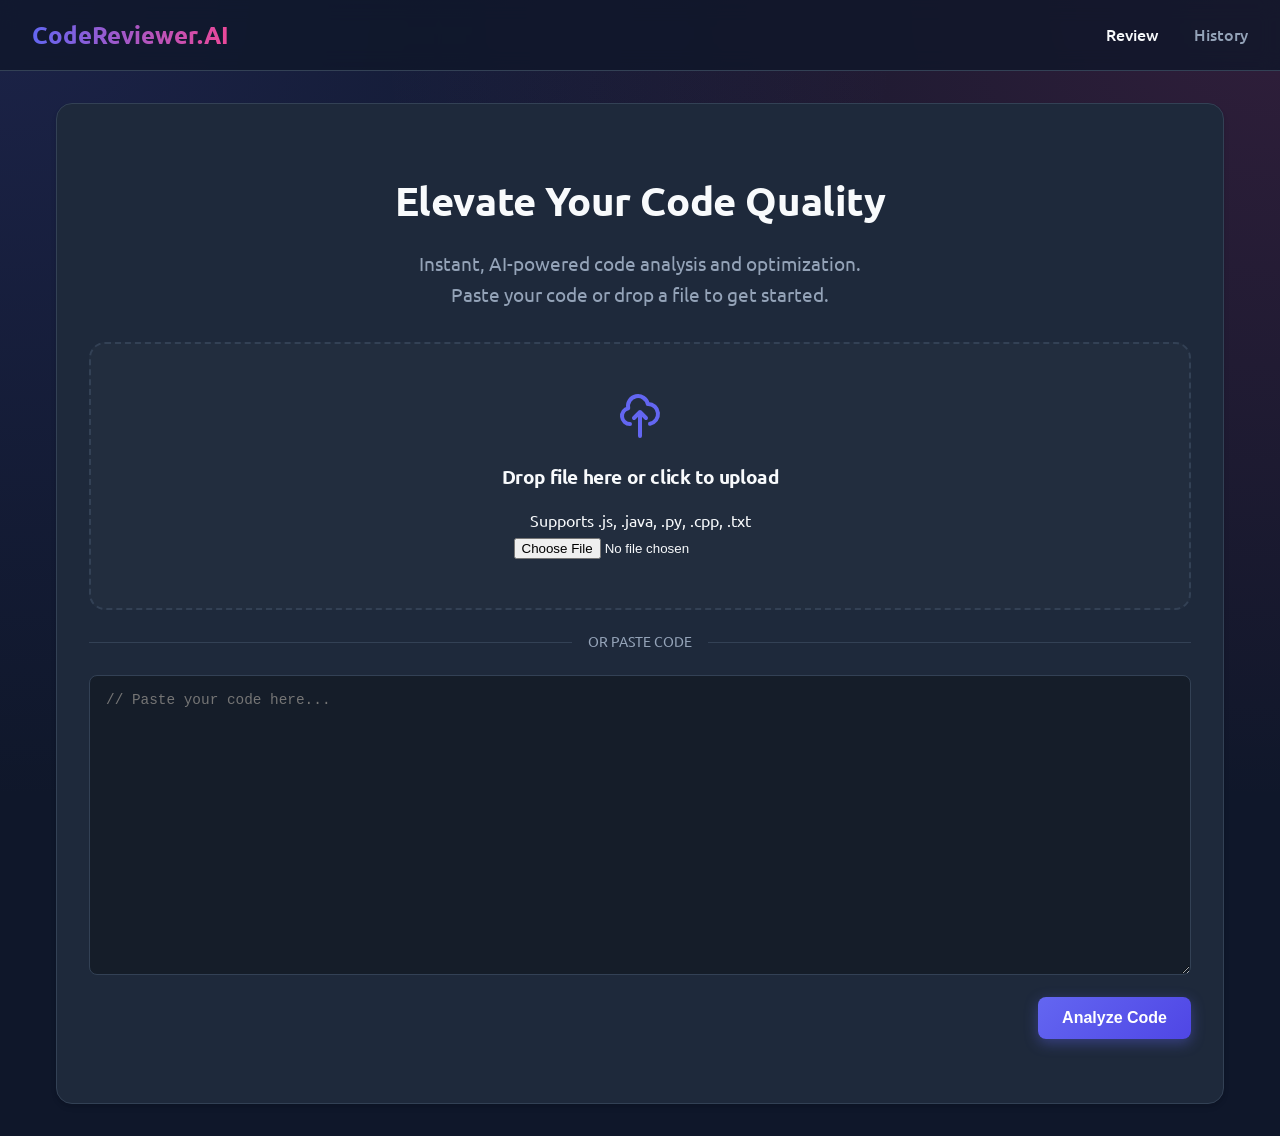
<file: frontend/index.html>
<!DOCTYPE html>
<html lang="en">
<head>
    <meta charset="UTF-8">
    <meta name="viewport" content="width=device-width, initial-scale=1.0">
    <title>Home-Review.AI</title>

    <!-- <link rel="preconnect" href="https://fonts.googleapis.com">
<link rel="preconnect" href="https://fonts.gstatic.com" crossorigin>
<link href="https://fonts.googleapis.com/css2?family=Roboto:wght@300;400;500;700&display=swap" rel="stylesheet"> -->

    <!-- <link href="https://fonts.googleapis.com/css2?family=Bitcount+Prop+Single+Ink:slnt@-3&family=Saira+Stencil:ital,wght@0,100..900;1,100..900&display=swap" rel="stylesheet"> -->
    <link rel="stylesheet" href="style.css">

    
</head>
<body>
    <!-- HEADER -->
     <header>
        <a href="index.html" class="logo">CodeReviewer.AI</a>
        <nav>
            <a href="review.html" class="active">Review</a>
            <a href="history.html">History</a>
        </nav>
    </header>


    <!-- MAIN -->
    <main class="fade-in">
        <div class="card" style="text-align: center; padding: 4rem 2rem;">
            <h1> Elevate Your Code Quality</h1>

            <p style="color: var(--text-muted); font-size: 1.2rem; margin-bottom: 2rem;">
                Instant, AI-powered code analysis and optimization. <br>
                Paste your code or drop a file to get started.
            </p>

            <div class="file-drop" id="dropZone">
                <svg width="48" height="48" fill="none" stroke="currentColor" viewBox="0 0 24 24" style="color: var(--primary); margin-bottom: 1rem;">
                    <path stroke-linecap="round" stroke-linejoin="round" stroke-width="2" d="M7 16a4 4 0 01-.88-7.903A5 5 0 1115.9 6L16 6a5 5 0 011 9.9M15 13l-3-3m0 0l-3 3m3-3v12"></path>
                </svg>
                <h3> Drop file here or click to upload</h3>
                <p> Supports .js, .java, .py, .cpp, .txt</p>
                <input type="file" id="fileInput" accept=".js, .java, .py, .cpp, .txt">
            </div>

            <div style="position: relative;">
                <span class="hrsep">OR PASTE CODE</span>
                <hr style="border: 0; border-top: 1px solid var(--border); margin: 2rem 0;">
            </div>

            <textarea id="codeArea" placeholder="// Paste your code here..."></textarea>

            <div style="text-align: right">
                <button class="btn btn-primary" id="analyzeBtn" onclick="submitCode()">
                    Analyze Code
                </button>
            </div>

        </div>

    </main>

     <script src="script.js"></script>

    
</body>
</html>
</file>
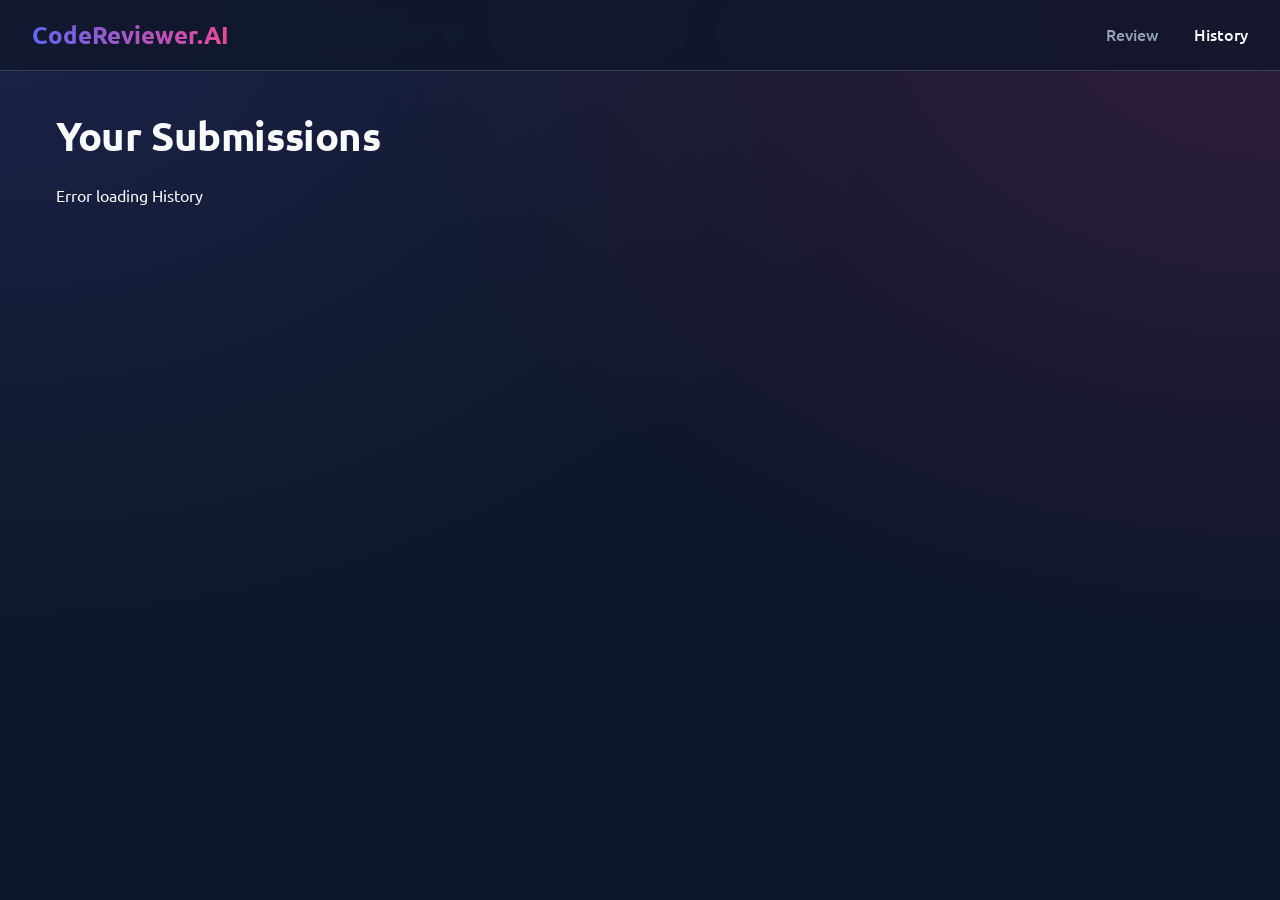
<file: frontend/history.html>
<!DOCTYPE html>
<html lang="en">
<head>
    <meta charset="UTF-8">
    <meta name="viewport" content="width=device-width, initial-scale=1.0">
    <title>History-Review.AI</title>
    <link rel="stylesheet" href="style.css">
</head>
<body>
     <!-- HEADER -->
     <header>
        <a href="index.html" class="logo">CodeReviewer.AI</a>
        <nav>
            <a href="review.html">Review</a>
            <a href="history.html" class="active">History</a>
        </nav>
    </header>

     <main class="fade-in">
        <h1>Your Submissions</h1>

        <div id="submissionList">

            <div class="card" style="text-align: center; padding: 4rem;">
                <div class="loader"></div> Loading submissions...
            </div>
        </div>
    </main>

    <script src="script.js"></script>

    <script>
        document.addEventListener('DOMContentLoaded', () => {
            loadHistory();
        });
    </script>
</body>
</html>
</file>
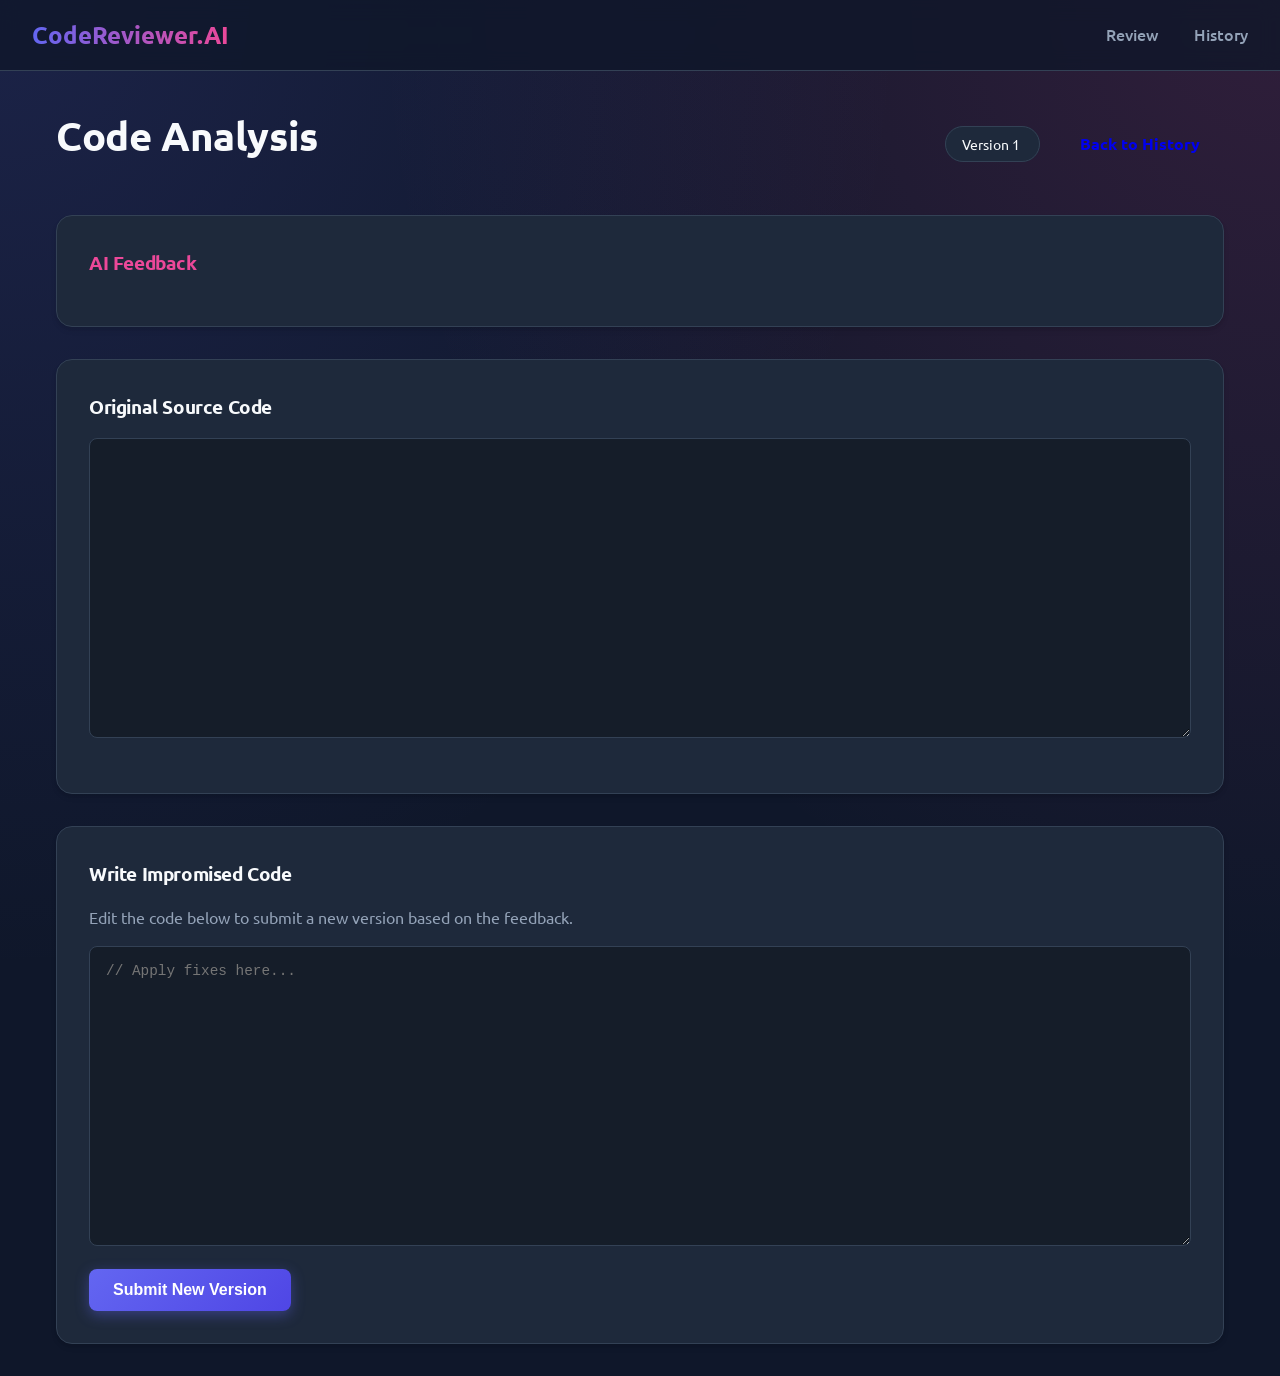
<file: frontend/review.html>
<!DOCTYPE html>
<html lang="en">
<head>
    <meta charset="UTF-8">
    <meta name="viewport" content="width=device-width, initial-scale=1.0">
    <title>Review-Review.AI</title>
    <link rel="stylesheet" href="style.css">
</head>
<body>
    <!-- HEADER -->
     <header>
        <a href="index.html" class="logo">CodeReviewer.AI</a>
        <nav>
            <a href="review.html">Review</a>
            <a href="history.html">History</a>
        </nav>
    </header>

    <main class="fade-in">
        <div style="display: flex; justify-content: space-between; align-items: center; margin-bottom: 2rem;">
            <h1>Code Analysis</h1>
            <div>
                <span id="versionBadge"
                    style="background: var(--bg-card); border: 1px solid var(--border); padding: 0.5rem 1rem; border-radius: 2rem; font-size: 0.9rem; margin-right: 1rem;">
                Version 1
                </span>
                <a href="history.html" class="btn btn-secondary"> Back to History</a>
            </div>
        </div>

        <div class="card"> 
            <h3 style="color: var(--secondary);"> AI Feedback</h3>
            <div id="loadingAnalysis" style="display: none; padding: 2rem; text-align: center;">
                <div class="loader"></div> Analyze code...
            </div>
            <div id="aiAnalysis" class="analysis-result" style="display: none;"> </div>
        </div>

        <div class="card">
            <h3>Original Source Code</h3>
            <textarea id="codeView" readonly></textarea>
        </div>

        <div class="card">
            <h3>Write Impromised Code</h3>
            <p style="color: var(--text-muted); margin-bottom: 1rem;">
                Edit the code below to submit a new version based on the feedback.
            </p>
            <textarea id="newVersionCode" placeholder="// Apply fixes here..."></textarea>
            <button class="btn btn-primary" id="submitVersionBtn" onclick="submitNewVersion()">Submit New Version</button>
        </div>
    </main>

    <script src="script.js"></script>

    <script>
        document.addEventListener('DOMContentLoaded', () => {
            loadReviewPage();
        });
    </script>
    
</body>
</html>
</file>
<file: frontend/style.css>
@import url('https://fonts.googleapis.com/css2?family=Ubuntu:ital,wght@0,300;0,400;0,500;0,700;1,300;1,400;1,500;1,700&display=swap');


:root {
    --primary: #6366f1;
    --primary-dark: #4f46e5;
    --secondary: #ec4899;
    --bg-dark: #0f172a;
    --bg-card: #1e293b;
    --text-main: #f8fafc;
    --text-muted: #94a3b8;
    --border: #334155;
    --success: #22c55e;
    --warning: #f59e0b;
    --danger: #ef4444;
}

* {
    box-sizing: border-box;
    margin: 0;
    padding: 0;
}

body {
  font-family: "Ubuntu", sans-serif;
  /* font-weight: 400;
  font-style: normal;
  min-height: 100vh;
  line-height: 1.6;
  background-color: rgb(208, 210, 228); */

    /* font-family: 'Inter', system-ui, -apple-system,  sans-serif; */
    background-color: var(--bg-dark);
    color: var(--text-main);
    line-height: 1.6;
    background-image:
        radial-gradient(at 0% 0%, rgba(99, 102, 241, 0.15) 0px, transparent 50%),
        radial-gradient(at 100% 0%, rgba(236, 72, 153, 0.15) 0px, transparent 50%);
    min-height: 100vh;
}

header {
    background: rgba(15, 23, 42, .8);
    backdrop-filter: blur(10px);
    border-bottom: 1px solid var(--border);
    padding: 1rem 2rem;
    position: sticky;
    top: 0;
    z-index: 100;
    display: flex;
    justify-content: space-between;
    align-items: center;
}

.logo {
    font-size: 1.5rem;
    font-weight: 800;
    background: linear-gradient(to right, var(--primary), var(--secondary));
    background-clip: text;
    text-decoration: none;
    -webkit-background-clip: text;
    -webkit-text-fill-color: transparent;
}

nav a {
    color: var(--text-muted);
    text-decoration: none;
    margin-left: 2rem;
    font-weight: 500;
    transition: color 0.2s;
}

nav a:hover,
nav a.active {
    color: var(--text-main);
}

main {
    max-width: 1200px;
    margin: 2rem auto;
    padding: 0 1rem;
}

.card {
    background: var(--bg-card);
    border: 1px solid var(--border);
    border-radius: 1rem;
    padding: 2rem;
    box-shadow: 0 4px 6px -1px rgba(0, 0, 0, 0.1), 0 2px 4px -1px rgba(0, 0, 0, 0.06);
    margin-bottom: 2rem;
    transition: transform 0.2s;
}

.card:hover {
    border-color: var(--primary);
}

h1, h3 {
    margin-bottom: 1rem;
    letter-spacing: -0.025rem;
}

h1 {
    font-size: 2.5rem;
    font-weight: 800;
}


.btn {
    display: inline-flex;
    align-items: center;
    justify-content: center;
    padding: 0.75rem 1.5rem;
    border-radius: 0.5rem;
    font-weight: 600;
    cursor: pointer;
    transition: all 0.2s;
    border: none;
    text-decoration: none;
    font-size: 1rem;
}

.btn-primary {
    background: linear-gradient(135deg, var(--primary), var(--primary-dark));
    color: white;
    box-shadow: 0 4px 14px 0 rgba(99, 102, 241, 0.39);
}

.btn-primary:hover {
    transform: translateY(-2px);
    box-shadow: 0 6px 20px rgba(99, 102, 241, 0.23);
}


textarea {
    width: 100%;
    min-height: 300px;
    background: rgba(0, 0, 0, .3);
    border: 1px solid var(--border);
    border-radius: 0.5rem;
    padding: 1rem;
    color: var(--text-main);
    font-size: 0.9rem;
    resize: vertical;
    margin-bottom: 1rem;
}

.file-drop {
    border: 2px dashed var(--border);
    border-radius: 1rem;
    padding: 3rem;
    text-align: center;
    cursor: pointer;
    transition: all 0.2s;
    margin-bottom: 1rem;
    background: rgba(255, 255, 255, 0.02);
}

.file-drop:hover,
.file-drop.dragover {
    border-color: var(--primary);
    background: rgba(99, 102, 241, 0.05);
}


.hrsep {
    position: absolute;
    top: -12px;
    left: 50%;
    transform: translateX(-50%);
    background: var(--bg-card);
    padding: 0 1rem;
    color: var(--text-muted);
    font-size: 0.9rem;
}
</file>
